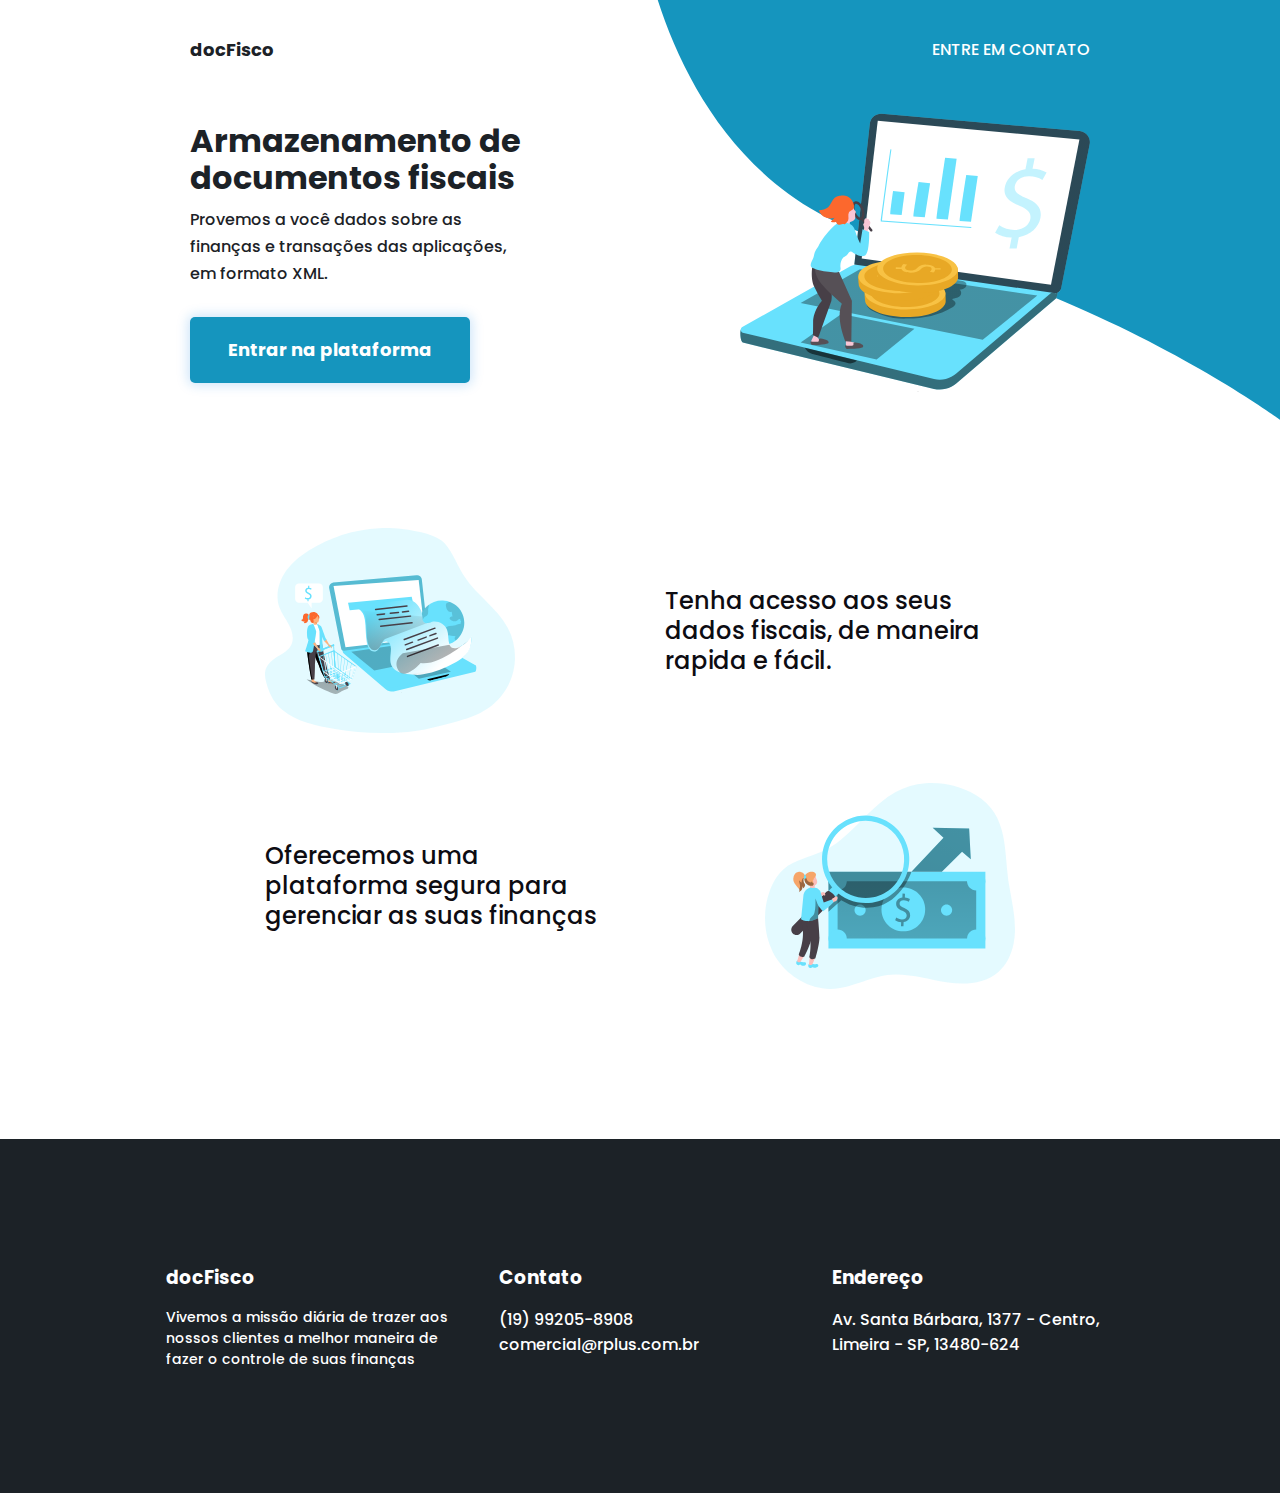
<file: index.html>
<!DOCTYPE html>
<html lang="en">
<head>
  <meta charset="UTF-8">
  <meta name="viewport" content="width=device-width, initial-scale=1.0">
  <link rel="icon" type="image/png" href="./static/images/logo.png"/>  
  <title>docFisco</title>
  <link rel="stylesheet" href="./static/css/global.css">
  <link rel="stylesheet" href="./static/css/index.css">
</head>
<body>
  <header>
    <img src="./static/images/vector.svg">
    <div class="wrapper">
      <nav>
        <span>docFisco</span>
        <a href="#footer" class="mob-none">ENTRE EM CONTATO</a>
        <a href="#footer" class="mob">CONTATO</a>
      </nav>
      <div class="hero">
        <div class="info">
          <h1>Armazenamento de documentos fiscais</h1>
          <p>Provemos a você dados sobre as finanças e transações das aplicações, em formato XML.</p>
          <a href="./login.html" class="btn btn-primary mob-none">Entrar na plataforma</a>
          <a href="./login.html" class="btn btn-dark mob">Entrar na plataforma</a>
        </div>
        <img src="./static/images/finance.svg" alt="ilustração de finanças">
      </div>
    </div>
  </header>
  <main>
    <div class="container">
      <div class="row">
        <img src="./static/images/dados_fiscais.svg" alt="dados fiscais">
        <p>Tenha acesso aos seus dados fiscais, de maneira rapida e fácil.</p>
      </div>
      <div class="row row-inverse">
        <img src="./static/images/financas_segura.svg" alt="gerenciar finanças">
        <p>Oferecemos uma plataforma segura para gerenciar as suas finanças</p>
      </div>
    </div>
  </main>
  <footer id="footer">
    <div class="content">
      <div class="footer-item">
        <h3>docFisco</h3>
        <p>Vivemos a missão diária de trazer aos nossos clientes a melhor maneira de fazer o controle de suas finanças</p>
      </div>
      <div class="footer-item">
        <h3>Contato</h3>
        <a href="tel:19992058908">(19) 99205-8908</a>
        <a href="mail:comercial@rplus.com.br">comercial@rplus.com.br</a>
      </div>
      <div class="footer-item">
        <h3>Endereço</h3>
        <span>Av. Santa Bárbara, 1377 - Centro, Limeira - SP, 13480-624</span>
      </div>  
    </div>
  </footer>
</body>
</html>
</file>
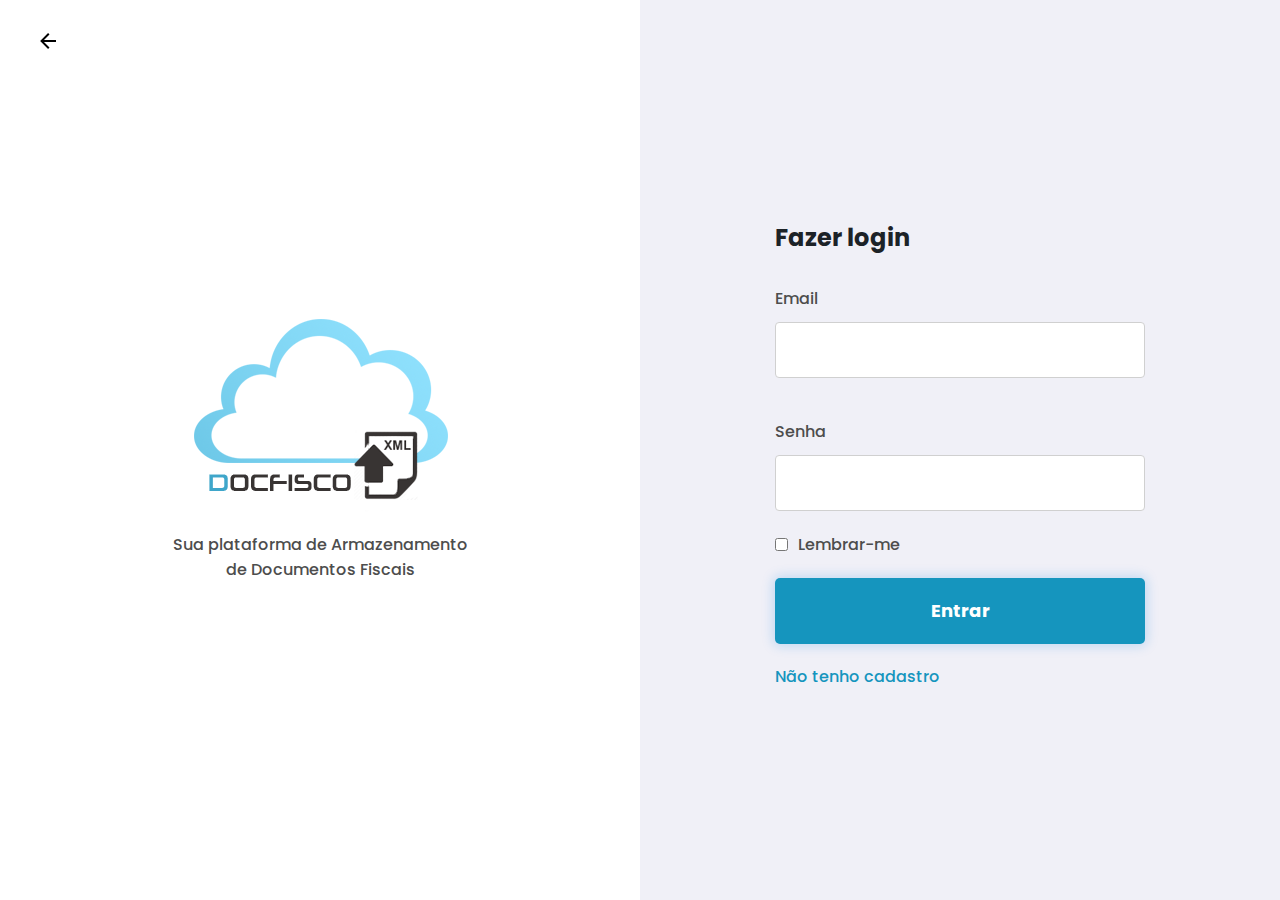
<file: login.html>
<!DOCTYPE html>
<html lang="en">
<head>
  <meta charset="UTF-8">
  <meta name="viewport" content="width=device-width, initial-scale=1.0">
  <link rel="icon" type="image/png" href="./static/images/logo.png"/>  
  <title>docFisco - Login</title>
  <link rel="stylesheet" href="./static/css/global.css">
  <link rel="stylesheet" href="./static/css/login.css">
</head>
<body>
  <div class="login-container">
    <a href="./index.html"><img src="./static/images/arrow-left.svg" alt="voltar"></a>
    <header>
      <img src="./static/images/logo.png" alt="docFisco">
      <span>Sua plataforma de Armazenamento de Documentos Fiscais</span>
    </header>
    <form>
      <fieldset>
        <legend>Fazer login</legend>
        <div class="input-group">
          <label for="email">Email</label>
          <input type="text" id="email">
        </div>
        <div class="input-group">
          <label for="password">Senha</label>
          <input type="password" id="password">
        </div>
        <div class="input-group-h">
          <input type="checkbox" name="remember" id="remember">
          <label for="remember">Lembrar-me</label>
        </div>
        <button type="submit" class="btn btn-primary">Entrar</button>
        <a href="#cadastro">Não tenho cadastro</a>
      </fieldset>
    </form>
  </div>
</body>
</html>
</file>
<file: static/css/global.css>
@import url('https://fonts.googleapis.com/css2?family=Poppins:wght@400;500;700&display=swap');

:root {
  font-size: 60%;
  --primary: #1595BE;
  --primary-hover: #056E8F;
  --primary-dark: #035061;
  --primary-dark-hover: #062E45;
  --light: #F0F0F7;
  --dark: #1C2227;
  --text-secondary: #4D4D4D;
  --shadow: rgba(16, 126, 227, 0.21);
  --input-border: #D0D0D0;
  --border-radius-btn: .5rem;
  font-family: Poppins, sans-serif;
}

* {
  margin: 0;
  padding: 0;
  box-sizing: border-box;
}

html,
body {
  height: 100vh;
}

body {
  background: white;
}

#root {
  display: flex;
  align-items: center;
  justify-content: center;
}

body,
input,
button,
textarea {
  font: 500 1.6rem Poppins;
  color: var(--dark);
}

.btn {
  background: none;
  border: 0;
  color: var(--primary);
  font: 700 1.6rem Poppins;
  cursor: pointer;
  text-decoration: none;
  transition: color 0.2s;
  text-align: center;
}

.btn:hover {
  color: var(--primary-hover);
}

.btn-dark {
  min-width: 2.52rem;
  min-height: 5rem;
  background: var(--primary-dark);
  color: white;
  box-shadow: 0rem 0rem 1.2rem .2rem var(--shadow);
  border-radius: var(--border-radius-btn);
  font-size: 1.8rem;
  line-height: 2.7rem;
  padding: 1.5rem 0rem;
}

.btn-dark:hover {
  background: var(--primary-dark-hover);
  color: white;
}

.btn-primary {
  min-width: 1.75rem;
  min-height: 5.6rem;
  color: white;
  background: var(--primary);
  box-shadow: 0rem 0rem 1.2rem .2rem var(--shadow);
  border-radius: var(--border-radius-btn);
  font-size: 1.8rem;
  line-height: 3.6rem;
  padding: 1.5rem 0rem;
}

.btn-primary:hover {
  background: var(--primary-hover);
  color: white;
}

a {
  text-decoration: none
}

@media (min-width: 700px) {
  :root {
    font-size: 62.5%;
  }
}
</file>
<file: static/css/index.css>
header {
  max-height: 50rem;
  width: 100%;
  position: relative;
  display: flex;
  flex-direction: column;
  justify-content: center;
  align-items: center;
  overflow: hidden;
}

header .wrapper {
  margin: 3.6rem 10rem;
  max-width: 90rem;
}

header>img {
  position: absolute;
  z-index: -1;
  top: -10rem;
  right: -6.6rem;
  width: 78rem;
  height: 52rem;
}

header nav {
  display: flex;
  align-items: center;
  justify-content: space-between;
}

header nav a {
  font-weight: 500;
  font-size: 1.6rem;
  line-height: 2.7rem;
  color: white;
  text-decoration: none
}

header nav a:hover {
  color: #f0f0f7;
}

header nav span {
  font-weight: bold;
  font-size: 1.8rem;
  line-height: 2.7rem;
  color: var(--dark);
}

header .hero {
  display: flex;
  align-items: center;
  justify-content: space-around;
  margin: 5rem 0;
}

.hero .info {
  display: flex;
  flex-direction: column;
  width: 100%;
  margin-right: 5rem;
}

.hero img {
  min-width: 25rem;
  width: 100%;
  max-width: 35rem;
}

.info h1 {
  margin-bottom: 1rem;
  max-width: 50rem;
  line-height: 3.7rem;
}

.info .btn {
  max-width: 28rem;
  width: 100%;
  font-size: 1.8rem;
}

.info p {
  line-height: 2.7rem;
  margin-bottom: 3rem;
  width: 34rem;
}

main {
  width: 100%;
  max-height: 50rem;
  overflow: hidden;
  display: flex;
  align-items: center;
  justify-content: center;
  margin: 5rem 0 15rem 0;
}

main .container {
  max-width: 90rem;
  display: flex;
  flex-direction: column;
}

main .container .row {
  display: flex;
  justify-content: space-around;
}

main .container .row+.row {
  margin-top: 5rem
}

main .container .row img {
  max-width: 25rem;
}

main .container .row p {
  width: 100%;
  max-width: 35rem;
  align-self: center;
  font-weight: 500;
  font-size: 2.4rem;
  line-height: 3rem;
  color: #0D0C12;
}

.row-inverse {
  flex-direction: row-reverse;
}

footer {
  display: flex;
  align-items: center;
  justify-content: center;
  width: 100%;
  height: 35.4rem;
  background: var(--dark);
  color: white;
}

footer .content {
  display: flex;
  max-width: 100rem;
  align-items: flex-start;
}

footer .content p {
  max-width: 28.3rem;
  font-size: 1.4rem
}

footer .content a {
  color: white;
}

footer .content a:hover {
  color: #d6d6d6;
}

footer .content h3 {
  margin-bottom: 1.5rem;
}

.footer-item {
  width: 100%;
  max-width: 28.3rem;
  margin: 0 2.5rem;
}

.container {
  width: 90vw;
  max-width: 700px;
}

.mob {
  display: none;
}

@media (max-width: 700px) {
  header {
    max-height: 100%;
    background: var(--primary);
    color: white;
    overflow: visible;
  }

  header .wrapper {
    display: flex;
    flex-direction: column;
    margin: 3rem 4rem 0 4rem;
    max-width: 100%;
  }

  header nav span {
    color: white
  }

  header img {
    display: none;
  }

  .hero {
    margin-bottom: 0 !important;
  }

  .hero .info {
    margin-right: 0rem;
    text-align: center;
    align-items: center;
  }

  .info h1 {
    max-width: 100%;
  }

  .info .btn {
    margin-bottom: -2.8rem;
  }

  .info p {
    width: 100%;
  }

  main {
    max-height: 100%;
    margin: 12rem 0rem;
    overflow: visible;
    flex-direction: column;
  }

  main .container .row {
    flex-direction: column;
    align-items: center;
    justify-content: center;
    text-align: center;
  }

  main .container .row p {
    font-size: 1.6rem;
    max-width: 25rem;
    margin-top: 2rem;
  }

  footer {
    height: 60rem;
  }

  footer .content {
    flex-direction: column;
  }

  .footer-item {
    margin: 2.5rem 0;
  }

  .mob-none {
    display: none;
  }

  .mob {
    display: block;
  }
}
</file>
<file: static/css/login.css>
.input-group{
  display: flex;
  flex-direction: column;
  width: 100%;
  padding: 0;
  margin: 2rem 0rem;
}
.input-group-h{
  display: flex;
  width: 100%;
  align-items: center;
}
.input-group-h label{
  margin: 0 1rem
}
label{
  margin-bottom: 1rem;
  font-size: 1.6rem;
  line-height: 2.7rem;
  color: var(--text-secondary)
}
.input-group input{
  background: white;
  border: 1px solid var(--input-border);
  box-sizing: border-box;
  border-radius: .4rem;
  color: var(--dark);
  padding: .2rem 1.6rem;
  width: 100%;
  height: 5.6rem;
  font: 1.6rem Poppins;
  outline: 0;
}

form{
  display: flex;
  flex-direction: column;
  max-width: 67rem;
  padding: 0 5rem;
  width: 100%;
  height: 100%;
  justify-content: center;
  align-items: center;
  background: var(--light);
}
.login-container{
  display: flex;
  height: 100vh;
  max-width: 100%;
  position: relative;
}
.login-container > a{
  position: absolute;
  width: 2.4rem;
  height: 2.4rem;
  left: 3.6rem;
  top: 2.9rem;
  }
.login-container header{
  display: flex;
  width: 100%;
  min-width: 36rem;
  flex-direction: column;
  text-align: center;
  align-items: center;
  justify-content: center;
  padding: 0 5rem;
} 
.login-container header span{
  width: 30rem;
  margin-top: 2rem;
  color: var(--text-secondary)
}
button{
  width: 100%;
}
fieldset{
  border: none;
  width: 100%;
  max-width: 37rem;
  margin: 0 5rem;
  display: flex;
  flex-direction: column;
}
fieldset legend{
  font-weight: bold;
  font-size: 2.4rem;
  line-height: 5.4rem;
  color: var(--dark);
}
fieldset button{
  margin-top: 2rem;
}
fieldset a{
  margin-top: 2rem;
  color: var(--primary);
}
fieldset a:hover{
  color: var(--primary-hover);
}

@media (max-width:700px){
  .login-container{
    flex-direction: column;
    height: 100%;
  }
  .login-container form{
    padding: 5rem 5rem;
  }
  .login-container form fieldset{
    margin: 0;
  }
  .login-container header{
    padding: 5rem 0rem;
    min-width: 100%;
  }
}
</file>
